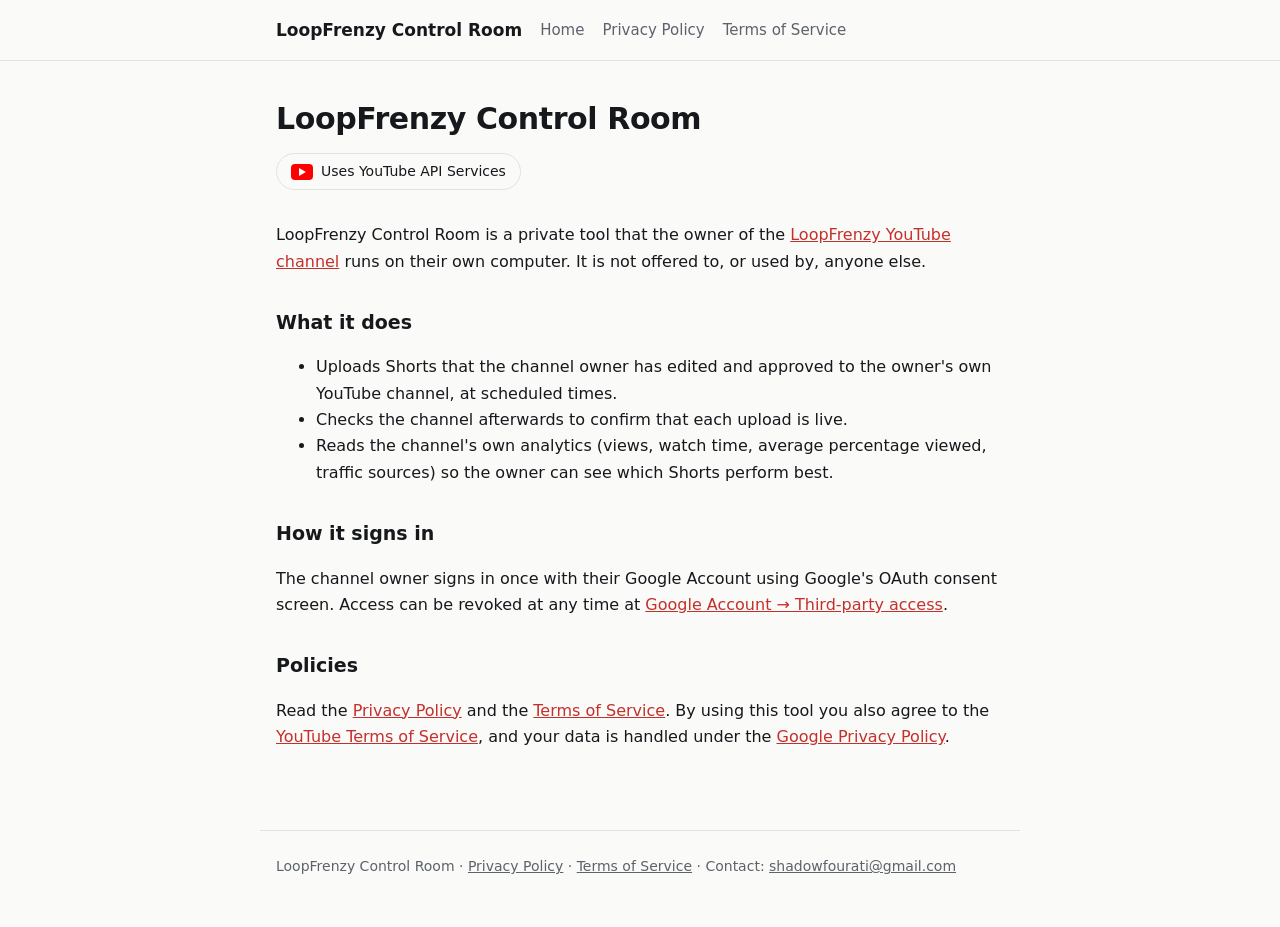
<file: index.html>
<!doctype html>
<html lang="en">
<head>
<meta charset="utf-8">
<meta name="viewport" content="width=device-width,initial-scale=1">
<title>LoopFrenzy Control Room</title>
<meta name="description" content="LoopFrenzy Control Room is a private, single-user tool that schedules and publishes the LoopFrenzy channel's own Shorts and reads the channel's analytics.">
<link rel="stylesheet" href="style.css">
</head>
<body>
<header><div class="in"><b>LoopFrenzy Control Room</b><a href="./">Home</a><a href="privacy.html">Privacy Policy</a><a href="terms.html">Terms of Service</a></div></header>
<main>
  <h1>LoopFrenzy Control Room</h1>
  <div class="yt"><i aria-hidden="true"></i>Uses YouTube API Services</div>
  <p>LoopFrenzy Control Room is a private tool that the owner of the
    <a href="https://www.youtube.com/channel/UCJ7Df41C7znlx8aDa_w1o1A">LoopFrenzy YouTube channel</a>
    runs on their own computer. It is not offered to, or used by, anyone else.</p>
  <h2>What it does</h2>
  <ul>
    <li>Uploads Shorts that the channel owner has edited and approved to the owner's own YouTube channel, at scheduled times.</li>
    <li>Checks the channel afterwards to confirm that each upload is live.</li>
    <li>Reads the channel's own analytics (views, watch time, average percentage viewed, traffic sources) so the owner can see which Shorts perform best.</li>
  </ul>
  <h2>How it signs in</h2>
  <p>The channel owner signs in once with their Google Account using Google's OAuth consent screen. Access can be revoked at any time at
    <a href="https://myaccount.google.com/permissions">Google Account → Third-party access</a>.</p>
  <h2>Policies</h2>
  <p>Read the <a href="privacy.html">Privacy Policy</a> and the <a href="terms.html">Terms of Service</a>.
    By using this tool you also agree to the <a href="https://www.youtube.com/t/terms">YouTube Terms of Service</a>,
    and your data is handled under the <a href="https://policies.google.com/privacy">Google Privacy Policy</a>.</p>
</main>
<footer>LoopFrenzy Control Room · <a href="privacy.html">Privacy Policy</a> · <a href="terms.html">Terms of Service</a> · Contact: <a href="mailto:shadowfourati@gmail.com">shadowfourati@gmail.com</a></footer>
</body>
</html>
</file>
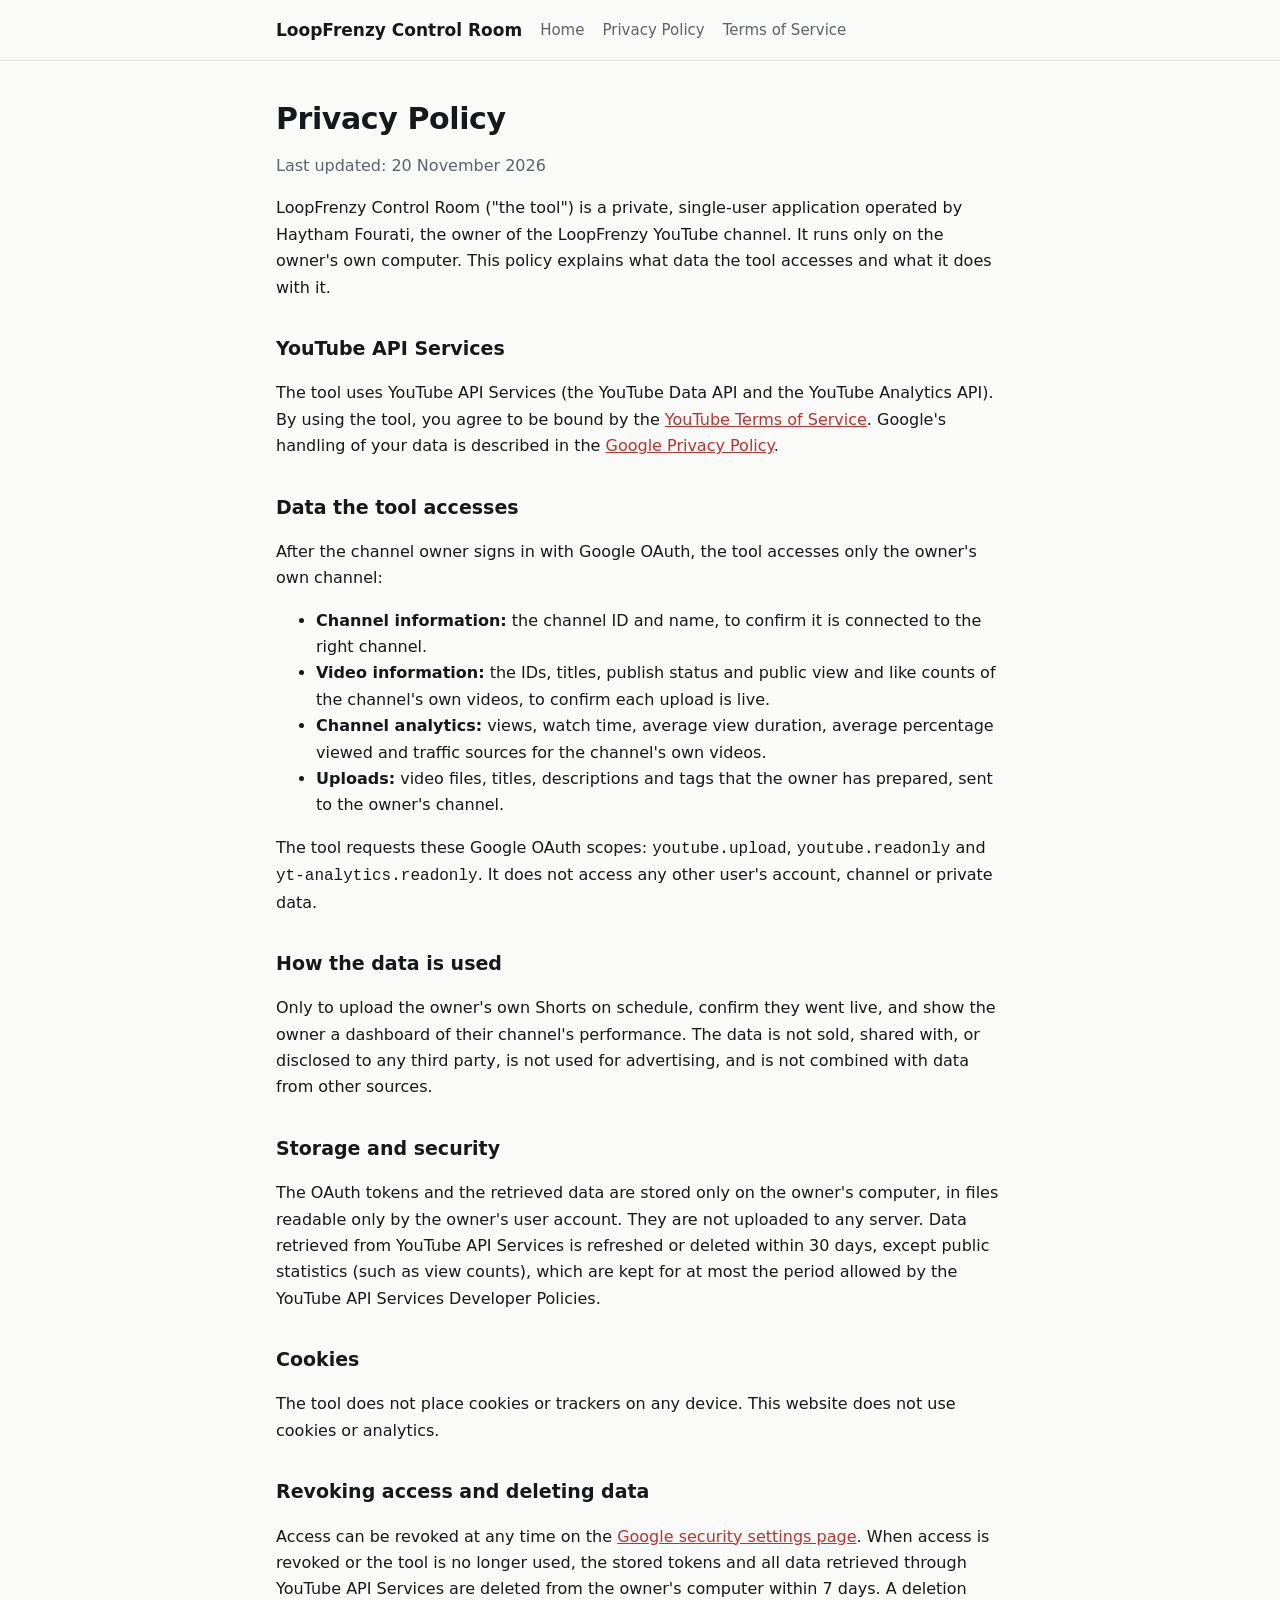
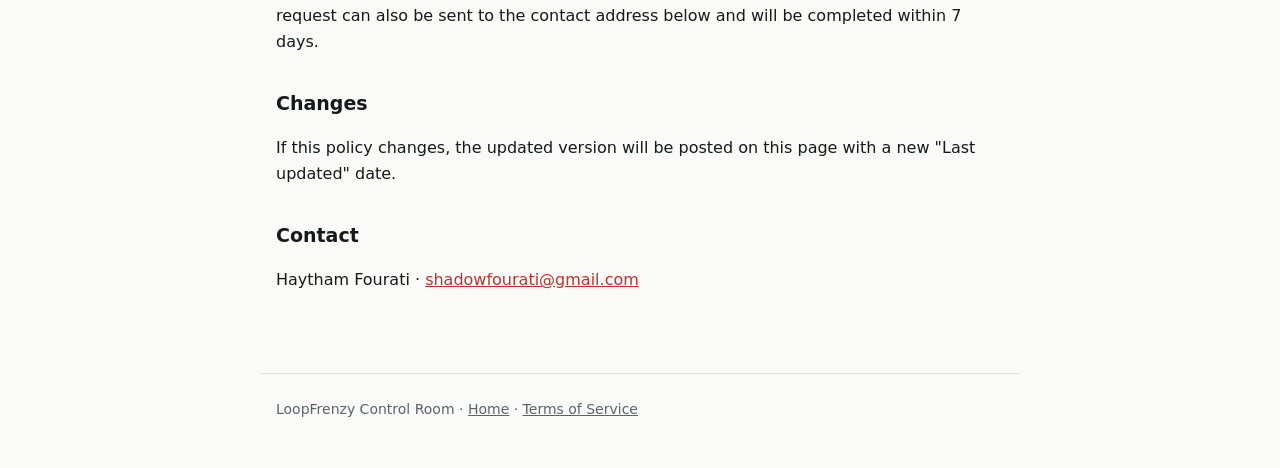
<file: privacy.html>
<!doctype html>
<html lang="en">
<head>
<meta charset="utf-8">
<meta name="viewport" content="width=device-width,initial-scale=1">
<title>Privacy Policy · LoopFrenzy Control Room</title>
<meta name="description" content="How LoopFrenzy Control Room uses YouTube API Services and Google user data.">
<link rel="stylesheet" href="style.css">
</head>
<body>
<header><div class="in"><b>LoopFrenzy Control Room</b><a href="./">Home</a><a href="privacy.html">Privacy Policy</a><a href="terms.html">Terms of Service</a></div></header>
<main>
  <h1>Privacy Policy</h1>
  <p class="mut">Last updated: 20 November 2026</p>

  <p>LoopFrenzy Control Room ("the tool") is a private, single-user application operated by Haytham Fourati, the owner of the
    LoopFrenzy YouTube channel. It runs only on the owner's own computer. This policy explains what data the tool accesses and what it does with it.</p>

  <h2>YouTube API Services</h2>
  <p>The tool uses YouTube API Services (the YouTube Data API and the YouTube Analytics API). By using the tool, you agree to be bound by the
    <a href="https://www.youtube.com/t/terms">YouTube Terms of Service</a>. Google's handling of your data is described in the
    <a href="https://policies.google.com/privacy">Google Privacy Policy</a>.</p>

  <h2>Data the tool accesses</h2>
  <p>After the channel owner signs in with Google OAuth, the tool accesses only the owner's own channel:</p>
  <ul>
    <li><b>Channel information:</b> the channel ID and name, to confirm it is connected to the right channel.</li>
    <li><b>Video information:</b> the IDs, titles, publish status and public view and like counts of the channel's own videos, to confirm each upload is live.</li>
    <li><b>Channel analytics:</b> views, watch time, average view duration, average percentage viewed and traffic sources for the channel's own videos.</li>
    <li><b>Uploads:</b> video files, titles, descriptions and tags that the owner has prepared, sent to the owner's channel.</li>
  </ul>
  <p>The tool requests these Google OAuth scopes: <code>youtube.upload</code>, <code>youtube.readonly</code> and <code>yt-analytics.readonly</code>.
    It does not access any other user's account, channel or private data.</p>

  <h2>How the data is used</h2>
  <p>Only to upload the owner's own Shorts on schedule, confirm they went live, and show the owner a dashboard of their channel's performance.
    The data is not sold, shared with, or disclosed to any third party, is not used for advertising, and is not combined with data from other sources.</p>

  <h2>Storage and security</h2>
  <p>The OAuth tokens and the retrieved data are stored only on the owner's computer, in files readable only by the owner's user account.
    They are not uploaded to any server. Data retrieved from YouTube API Services is refreshed or deleted within 30 days,
    except public statistics (such as view counts), which are kept for at most the period allowed by the YouTube API Services Developer Policies.</p>

  <h2>Cookies</h2>
  <p>The tool does not place cookies or trackers on any device. This website does not use cookies or analytics.</p>

  <h2>Revoking access and deleting data</h2>
  <p>Access can be revoked at any time on the
    <a href="https://security.google.com/settings/security/permissions">Google security settings page</a>.
    When access is revoked or the tool is no longer used, the stored tokens and all data retrieved through YouTube API Services are deleted
    from the owner's computer within 7 days. A deletion request can also be sent to the contact address below and will be completed within 7 days.</p>

  <h2>Changes</h2>
  <p>If this policy changes, the updated version will be posted on this page with a new "Last updated" date.</p>

  <h2>Contact</h2>
  <p>Haytham Fourati · <a href="mailto:shadowfourati@gmail.com">shadowfourati@gmail.com</a></p>
</main>
<footer>LoopFrenzy Control Room · <a href="./">Home</a> · <a href="terms.html">Terms of Service</a></footer>
</body>
</html>
</file>
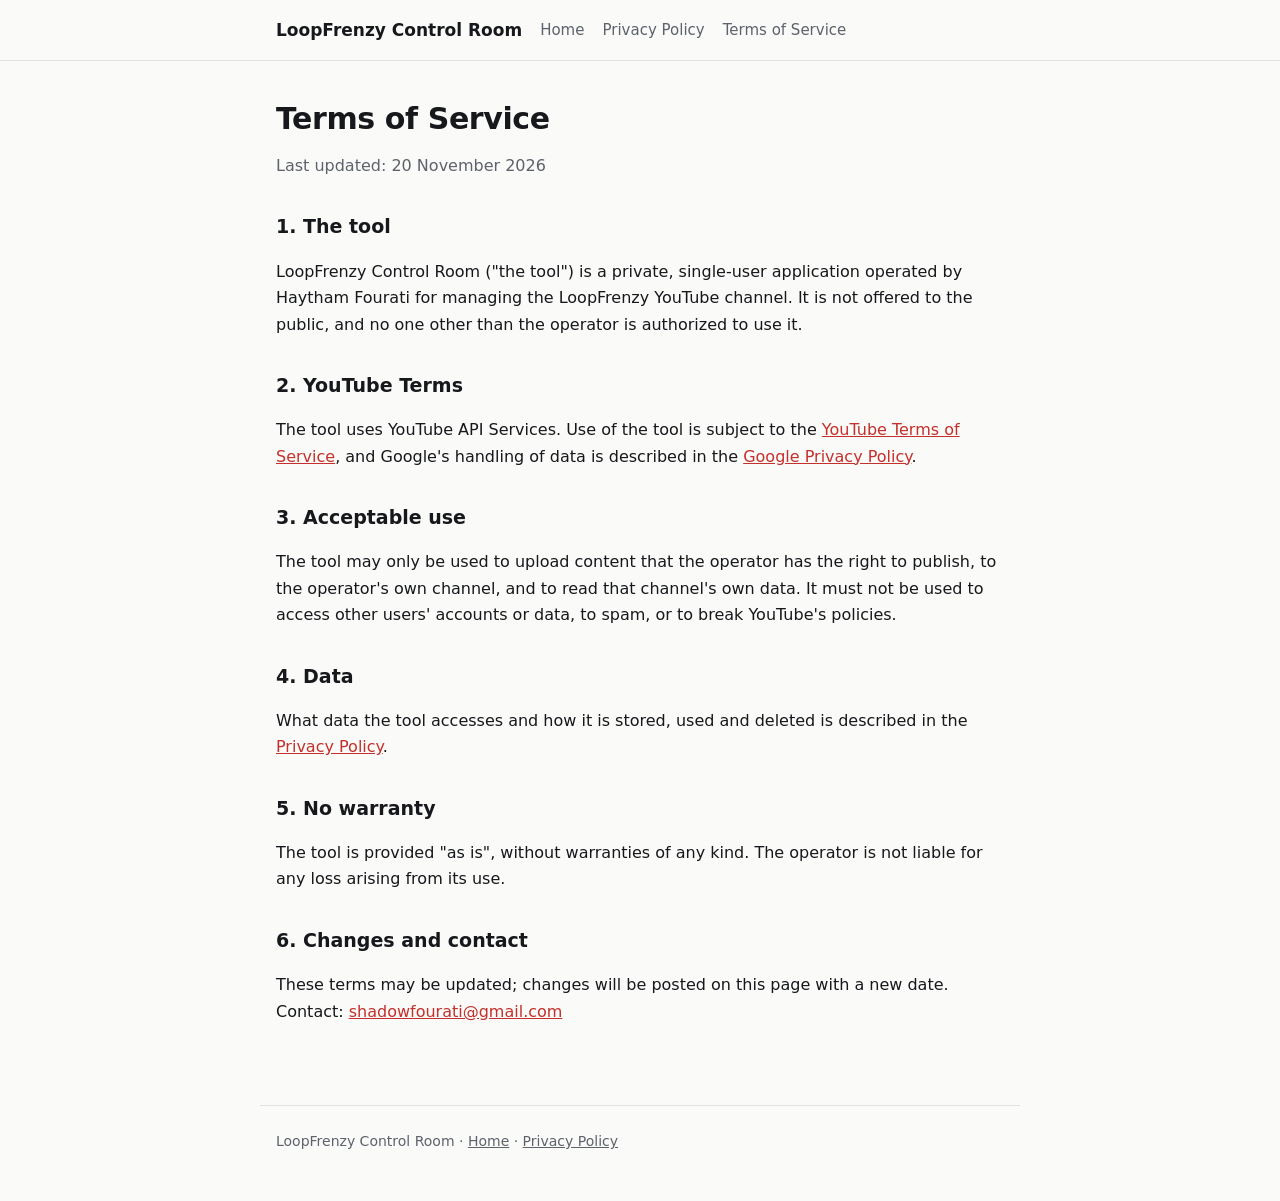
<file: terms.html>
<!doctype html>
<html lang="en">
<head>
<meta charset="utf-8">
<meta name="viewport" content="width=device-width,initial-scale=1">
<title>Terms of Service · LoopFrenzy Control Room</title>
<meta name="description" content="Terms of Service for LoopFrenzy Control Room.">
<link rel="stylesheet" href="style.css">
</head>
<body>
<header><div class="in"><b>LoopFrenzy Control Room</b><a href="./">Home</a><a href="privacy.html">Privacy Policy</a><a href="terms.html">Terms of Service</a></div></header>
<main>
  <h1>Terms of Service</h1>
  <p class="mut">Last updated: 20 November 2026</p>

  <h2>1. The tool</h2>
  <p>LoopFrenzy Control Room ("the tool") is a private, single-user application operated by Haytham Fourati for managing the LoopFrenzy YouTube channel.
    It is not offered to the public, and no one other than the operator is authorized to use it.</p>

  <h2>2. YouTube Terms</h2>
  <p>The tool uses YouTube API Services. Use of the tool is subject to the
    <a href="https://www.youtube.com/t/terms">YouTube Terms of Service</a>, and Google's handling of data is described in the
    <a href="https://policies.google.com/privacy">Google Privacy Policy</a>.</p>

  <h2>3. Acceptable use</h2>
  <p>The tool may only be used to upload content that the operator has the right to publish, to the operator's own channel,
    and to read that channel's own data. It must not be used to access other users' accounts or data, to spam, or to break YouTube's policies.</p>

  <h2>4. Data</h2>
  <p>What data the tool accesses and how it is stored, used and deleted is described in the <a href="privacy.html">Privacy Policy</a>.</p>

  <h2>5. No warranty</h2>
  <p>The tool is provided "as is", without warranties of any kind. The operator is not liable for any loss arising from its use.</p>

  <h2>6. Changes and contact</h2>
  <p>These terms may be updated; changes will be posted on this page with a new date. Contact: <a href="mailto:shadowfourati@gmail.com">shadowfourati@gmail.com</a></p>
</main>
<footer>LoopFrenzy Control Room · <a href="./">Home</a> · <a href="privacy.html">Privacy Policy</a></footer>
</body>
</html>
</file>
<file: style.css>
:root{--bg:#fafaf8;--ink:#16181c;--mut:#5d626b;--line:#e3e3de;--accent:#c4302b}
@media (prefers-color-scheme:dark){:root{--bg:#111214;--ink:#ececec;--mut:#9ea2aa;--line:#2b2d32;--accent:#ff6b5e}}
*{box-sizing:border-box}
body{margin:0;background:var(--bg);color:var(--ink);font:16px/1.65 -apple-system,BlinkMacSystemFont,"Segoe UI",system-ui,sans-serif}
main{max-width:760px;margin:0 auto;padding:40px 16px 64px}
header{border-bottom:1px solid var(--line)}
header .in{max-width:760px;margin:0 auto;padding:16px;display:flex;gap:18px;align-items:center;flex-wrap:wrap}
header b{font-size:17px}
header a{color:var(--mut);text-decoration:none;font-size:15px}
header a:hover{color:var(--ink)}
h1{font-size:30px;line-height:1.2;margin:0 0 8px;letter-spacing:-.4px}
h2{font-size:19px;margin:32px 0 8px}
p,li{color:var(--ink)}
.mut{color:var(--mut)}
a{color:var(--accent)}
.yt{display:inline-flex;align-items:center;gap:8px;border:1px solid var(--line);border-radius:999px;padding:6px 14px;font-size:14px;margin:8px 0 16px}
.yt i{display:inline-block;width:22px;height:16px;border-radius:4px;background:#ff0000;position:relative}
.yt i::after{content:"";position:absolute;left:8px;top:4px;border-left:7px solid #fff;border-top:4px solid transparent;border-bottom:4px solid transparent}
footer{max-width:760px;margin:0 auto;padding:24px 16px 48px;border-top:1px solid var(--line);color:var(--mut);font-size:14px}
footer a{color:var(--mut)}
</file>
